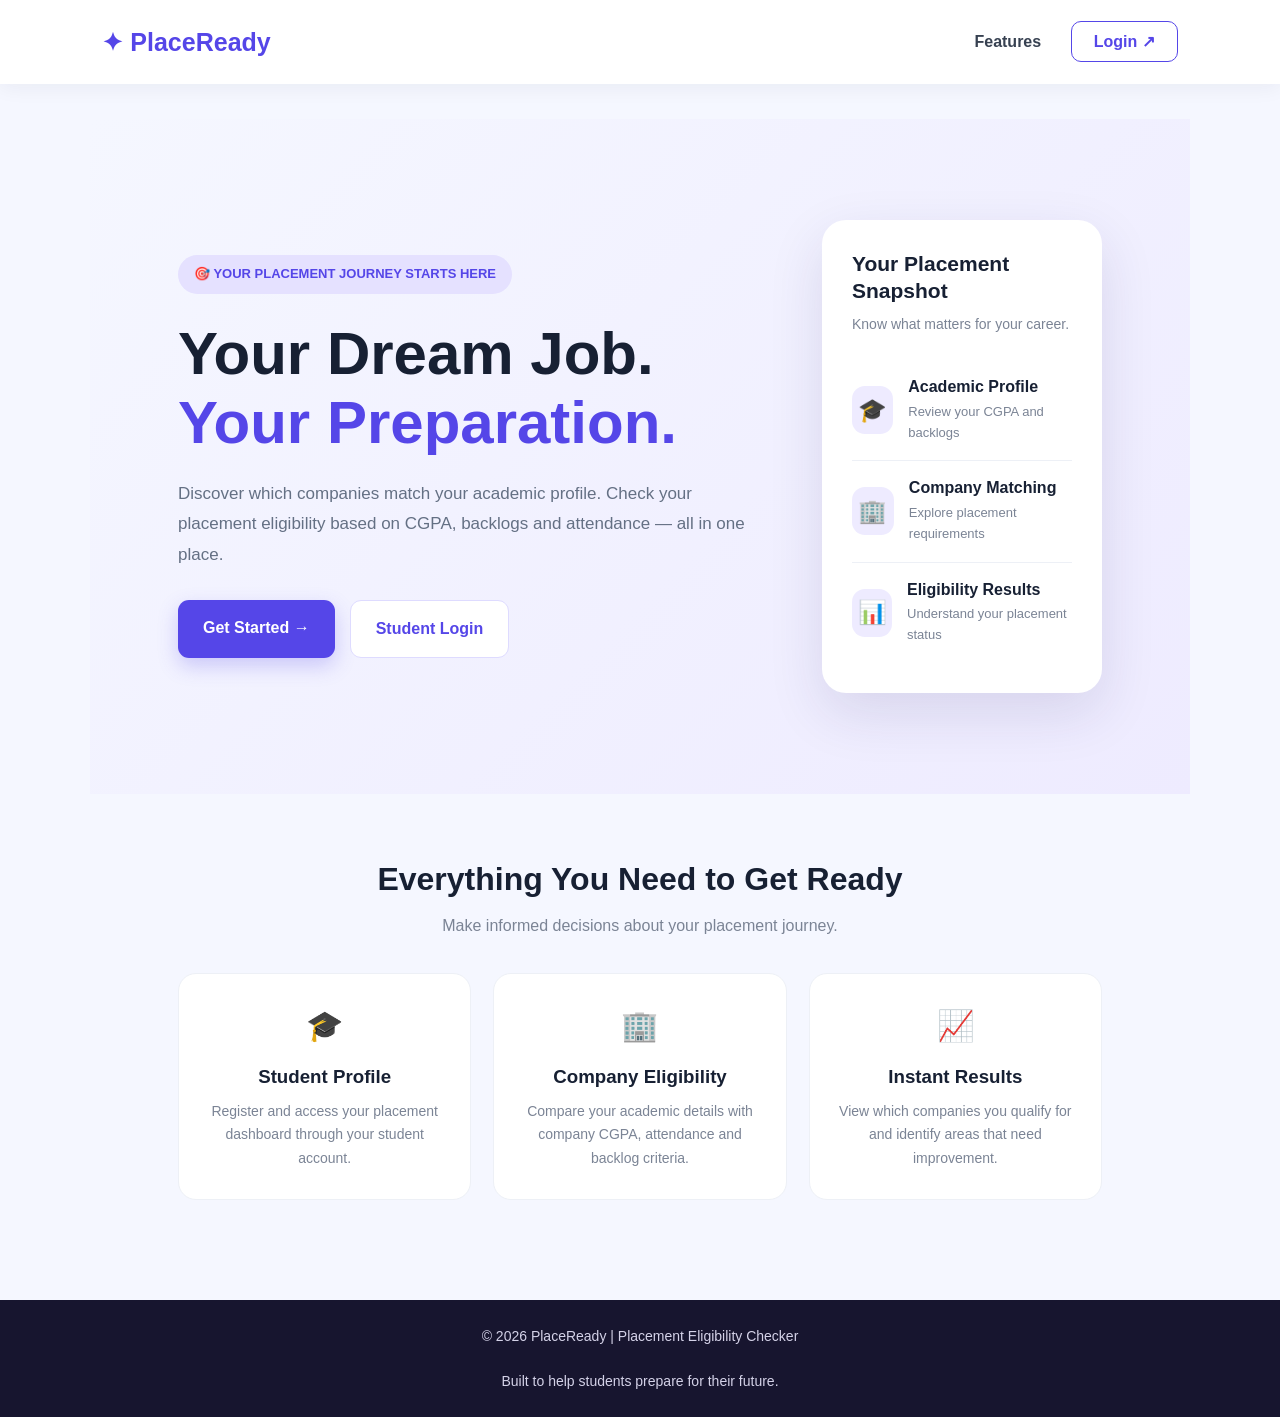
<file: frontend/index.html>
<!DOCTYPE html>
<html lang="en">
<head>
    <meta charset="UTF-8">
    <meta name="viewport" content="width=device-width, initial-scale=1.0">
    <title>PlaceReady | Placement Eligibility Checker</title>

    <link rel="stylesheet" href="css/style.css">

    <style>
        * {
            margin: 0;
            padding: 0;
            box-sizing: border-box;
        }

        body {
            font-family: 'Segoe UI', Arial, sans-serif;
            background: #f5f7ff;
            color: #172033;
        }

        nav {
            display: flex;
            justify-content: space-between;
            align-items: center;
            padding: 22px 8%;
            background: white;
            box-shadow: 0 3px 20px rgba(30, 41, 59, 0.06);
        }

        .logo {
            font-size: 25px;
            font-weight: 800;
            color: #5546e8;
        }

        .nav-links a {
            text-decoration: none;
            color: #374151;
            margin-left: 25px;
            font-weight: 600;
        }

        .nav-links .login {
            padding: 11px 22px;
            border: 1px solid #5546e8;
            border-radius: 10px;
            color: #5546e8;
        }

        .hero {
            min-height: 75vh;
            display: flex;
            align-items: center;
            justify-content: space-between;
            gap: 50px;
            padding: 75px 8%;
            background: linear-gradient(135deg, #f5f7ff, #eeebff);
        }

        .hero-content {
            max-width: 600px;
        }

        .tag {
            display: inline-block;
            padding: 9px 16px;
            border-radius: 30px;
            background: #e5e1ff;
            color: #5546e8;
            font-size: 13px;
            font-weight: 700;
            margin-bottom: 25px;
        }

        h1 {
            font-size: clamp(38px, 5vw, 60px);
            line-height: 1.15;
            margin-bottom: 22px;
        }

        h1 span {
            color: #5546e8;
        }

        .hero-content p {
            color: #647084;
            font-size: 17px;
            line-height: 1.8;
            margin-bottom: 30px;
        }

        .buttons {
            display: flex;
            flex-wrap: wrap;
            gap: 15px;
        }

        .btn {
            display: inline-block;
            padding: 15px 25px;
            border-radius: 11px;
            text-decoration: none;
            font-weight: 700;
            transition: 0.25s;
        }

        .btn-primary {
            background: #5546e8;
            color: white;
            box-shadow: 0 8px 20px rgba(85, 70, 232, 0.25);
        }

        .btn-secondary {
            background: white;
            color: #5546e8;
            border: 1px solid #dedbff;
        }

        .btn:hover {
            transform: translateY(-3px);
        }

        .hero-card {
            width: 350px;
            min-width: 280px;
            padding: 30px;
            background: white;
            border-radius: 24px;
            box-shadow: 0 20px 55px rgba(42, 36, 100, 0.12);
        }

        .hero-card h2 {
            font-size: 21px;
            margin-bottom: 8px;
        }

        .hero-card > p {
            color: #7b8495;
            font-size: 14px;
            margin-bottom: 25px;
        }

        .stat {
            display: flex;
            align-items: center;
            gap: 15px;
            padding: 17px 0;
            border-bottom: 1px solid #edf0f6;
        }

        .stat:last-child {
            border-bottom: none;
        }

        .stat-icon {
            width: 48px;
            height: 48px;
            display: grid;
            place-items: center;
            border-radius: 13px;
            background: #eeebff;
            font-size: 23px;
        }

        .stat h3 {
            font-size: 16px;
            margin-bottom: 4px;
        }

        .stat p {
            font-size: 13px;
            color: #7b8495;
        }

        .features {
            padding: 65px 8%;
            text-align: center;
        }

        .features h2 {
            font-size: 32px;
            margin-bottom: 12px;
        }

        .section-desc {
            color: #7b8495;
            margin-bottom: 35px;
        }

        .feature-grid {
            display: grid;
            grid-template-columns: repeat(3, 1fr);
            gap: 22px;
        }

        .feature {
            background: white;
            padding: 28px 22px;
            border-radius: 18px;
            border: 1px solid #edf0f6;
            transition: 0.25s;
        }

        .feature:hover {
            transform: translateY(-5px);
            box-shadow: 0 12px 30px rgba(42, 36, 100, 0.08);
        }

        .feature-icon {
            font-size: 30px;
            margin-bottom: 15px;
        }

        .feature h3 {
            margin-bottom: 10px;
        }

        .feature p {
            color: #7b8495;
            line-height: 1.7;
            font-size: 14px;
        }

        footer {
            padding: 25px;
            text-align: center;
            background: #17152f;
            color: #d4d2e8;
            font-size: 14px;
        }

        @media (max-width: 800px) {
            nav {
                padding: 20px 5%;
            }

            .nav-links a {
                margin-left: 10px;
                font-size: 13px;
            }

            .hero {
                flex-direction: column;
                align-items: flex-start;
                padding: 55px 6%;
            }

            .hero-card {
                width: 100%;
                max-width: 450px;
            }

            .feature-grid {
                grid-template-columns: 1fr;
            }
        }

        @media (max-width: 420px) {
            .nav-links a:first-child {
                display: none;
            }
        }
    </style>
</head>

<body>

    <nav>
        <div class="logo">✦ PlaceReady</div>

        <div class="nav-links">
            <a href="#features">Features</a>
            <a href="login.html" class="login">Login ↗</a>
        </div>
    </nav>

    <main>
        <section class="hero">

            <div class="hero-content">
                <div class="tag">🎯 YOUR PLACEMENT JOURNEY STARTS HERE</div>

                <h1>
                    Your Dream Job.<br>
                    <span>Your Preparation.</span>
                </h1>

                <p>
                    Discover which companies match your academic profile.
                    Check your placement eligibility based on CGPA,
                    backlogs and attendance — all in one place.
                </p>

                <div class="buttons">
                    <a href="register.html" class="btn btn-primary">
                        Get Started →
                    </a>

                    <a href="login.html" class="btn btn-secondary">
                        Student Login
                    </a>
                </div>
            </div>

            <div class="hero-card">
                <h2>Your Placement Snapshot</h2>
                <p>Know what matters for your career.</p>

                <div class="stat">
                    <div class="stat-icon">🎓</div>
                    <div>
                        <h3>Academic Profile</h3>
                        <p>Review your CGPA and backlogs</p>
                    </div>
                </div>

                <div class="stat">
                    <div class="stat-icon">🏢</div>
                    <div>
                        <h3>Company Matching</h3>
                        <p>Explore placement requirements</p>
                    </div>
                </div>

                <div class="stat">
                    <div class="stat-icon">📊</div>
                    <div>
                        <h3>Eligibility Results</h3>
                        <p>Understand your placement status</p>
                    </div>
                </div>
            </div>

        </section>

        <section class="features" id="features">
            <h2>Everything You Need to Get Ready</h2>

            <p class="section-desc">
                Make informed decisions about your placement journey.
            </p>

            <div class="feature-grid">

                <div class="feature">
                    <div class="feature-icon">🎓</div>
                    <h3>Student Profile</h3>
                    <p>
                        Register and access your placement dashboard
                        through your student account.
                    </p>
                </div>

                <div class="feature">
                    <div class="feature-icon">🏢</div>
                    <h3>Company Eligibility</h3>
                    <p>
                        Compare your academic details with company
                        CGPA, attendance and backlog criteria.
                    </p>
                </div>

                <div class="feature">
                    <div class="feature-icon">📈</div>
                    <h3>Instant Results</h3>
                    <p>
                        View which companies you qualify for and
                        identify areas that need improvement.
                    </p>
                </div>

            </div>
        </section>
    </main>

    <footer>
        © 2026 PlaceReady | Placement Eligibility Checker
        <br><br>
        Built to help students prepare for their future.
    </footer>

</body>
</html>
</file>
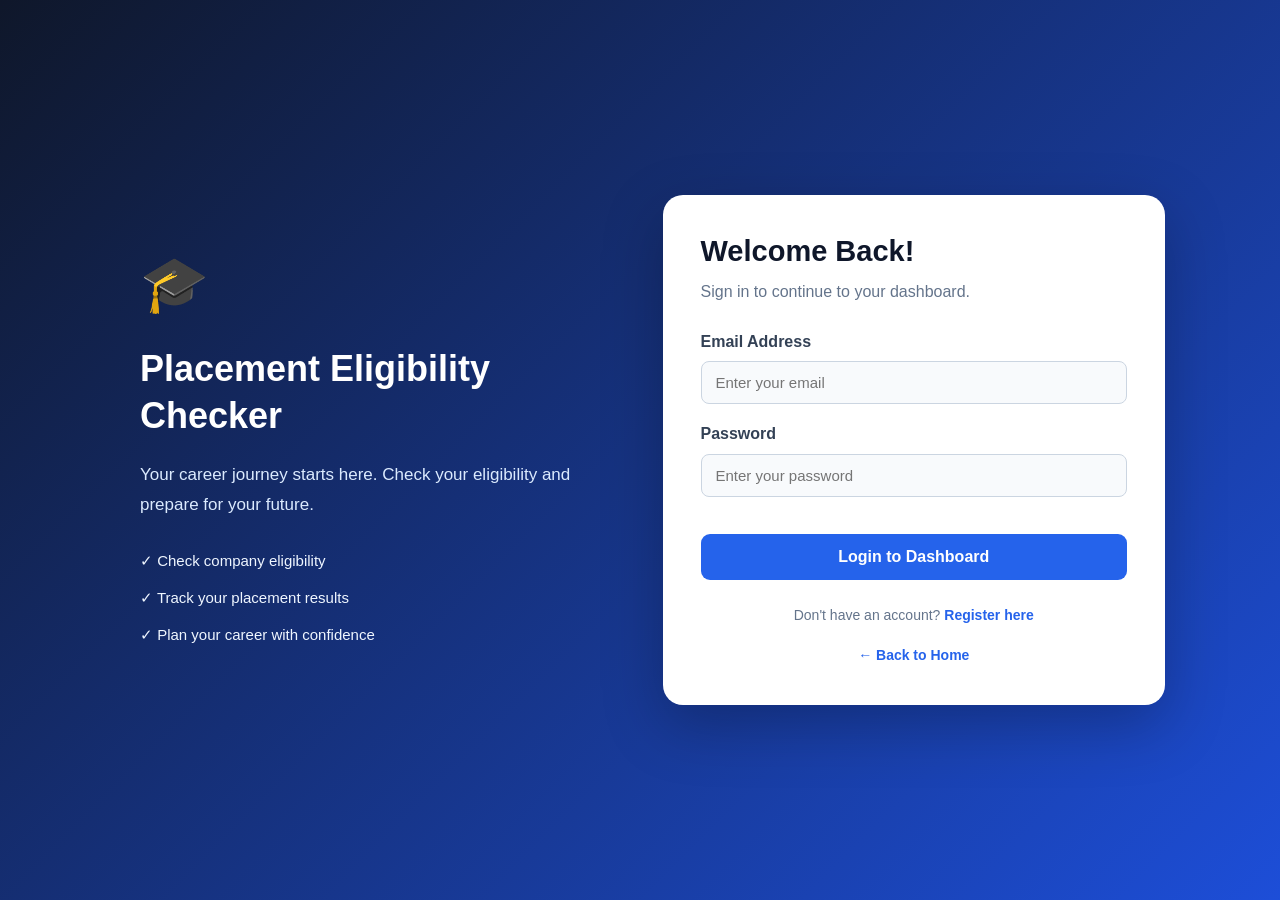
<file: frontend/dashboard.html>
<!DOCTYPE html>
<html lang="en">
<head>
    <meta charset="UTF-8">
    <meta name="viewport" content="width=device-width, initial-scale=1.0">

    <title>Student Dashboard | PlaceReady</title>

    <link rel="stylesheet" href="css/style.css">

    <style>
        * {
            margin: 0;
            padding: 0;
            box-sizing: border-box;
        }

        body {
            font-family: "Segoe UI", Arial, sans-serif;
            background: #f5f6fc;
            color: #20243a;
        }

        .dashboard-header {
            background: #fff;
            padding: 20px 6%;
            display: flex;
            justify-content: space-between;
            align-items: center;
            gap: 15px;
            box-shadow: 0 3px 18px rgba(31, 35, 70, 0.06);
        }

        .brand {
            color: #5946e8;
            font-size: 25px;
            font-weight: 800;
        }

        .header-right {
            display: flex;
            align-items: center;
            gap: 16px;
        }

        .status {
            background: #e5f8ed;
            color: #16834b;
            border-radius: 30px;
            padding: 8px 13px;
            font-size: 12px;
            font-weight: 700;
        }

        .dashboard-btn {
            display: inline-block;
            border: none;
            border-radius: 10px;
            padding: 12px 19px;
            background: #5946e8;
            color: #fff;
            text-decoration: none;
            font-size: 14px;
            font-weight: 700;
            cursor: pointer;
            transition: 0.25s;
        }

        .dashboard-btn:hover {
            background: #4534cf;
            transform: translateY(-2px);
        }

        .logout-btn {
            background: #fff;
            color: #5946e8;
            border: 1px solid #dedbfa;
        }

        .logout-btn:hover {
            background: #f0edff;
            color: #4534cf;
        }

        .dashboard-container {
            max-width: 1200px;
            margin: auto;
            padding: 40px 25px;
        }

        .welcome-card {
            position: relative;
            overflow: hidden;
            padding: 38px;
            border-radius: 22px;
            color: #fff;
            background: linear-gradient(120deg, #5946e8, #8372f6);
            box-shadow: 0 15px 35px rgba(89, 70, 232, 0.18);
        }

        .welcome-card::after {
            content: "";
            position: absolute;
            width: 220px;
            height: 220px;
            border: 35px solid rgba(255,255,255,0.09);
            border-radius: 50%;
            right: -55px;
            top: -80px;
        }

        .welcome-label {
            display: inline-block;
            background: rgba(255,255,255,0.17);
            padding: 7px 12px;
            border-radius: 30px;
            font-size: 12px;
            margin-bottom: 18px;
        }

        .welcome-card h1 {
            font-size: clamp(27px, 4vw, 38px);
            margin-bottom: 12px;
        }

        .welcome-card > p {
            color: #eeebff;
            line-height: 1.7;
        }

        .profile-email {
            margin-top: 20px;
            font-size: 14px;
            overflow-wrap: anywhere;
        }

        .section-heading {
            margin: 36px 0 20px;
        }

        .section-heading h2 {
            font-size: 24px;
            margin-bottom: 7px;
        }

        .section-heading p {
            color: #777d92;
            font-size: 14px;
        }

        .dashboard-cards {
            display: grid;
            grid-template-columns: repeat(2, minmax(0, 1fr));
            gap: 24px;
        }

        .dashboard-card {
            background: #fff;
            border: 1px solid #ebeaf5;
            padding: 28px;
            border-radius: 20px;
            transition: transform 0.25s, box-shadow 0.25s;
        }

        .dashboard-card:hover {
            transform: translateY(-5px);
            box-shadow: 0 14px 32px rgba(38, 34, 87, 0.09);
        }

        .card-icon {
            width: 55px;
            height: 55px;
            display: grid;
            place-items: center;
            background: #eeebff;
            border-radius: 15px;
            font-size: 26px;
            margin-bottom: 22px;
        }

        .results-icon {
            background: #e5f8ed;
        }

        .dashboard-card h3 {
            font-size: 21px;
            margin-bottom: 12px;
        }

        .dashboard-card p {
            color: #73798e;
            font-size: 14px;
            line-height: 1.8;
            margin-bottom: 23px;
        }

        .quick-tip {
            margin-top: 28px;
            padding: 22px 25px;
            border-radius: 16px;
            background: #fff8e8;
            border: 1px solid #f8e9c4;
            display: flex;
            gap: 15px;
            align-items: flex-start;
        }

        .tip-icon {
            font-size: 25px;
        }

        .quick-tip h3 {
            font-size: 16px;
            margin-bottom: 6px;
        }

        .quick-tip p {
            color: #77705f;
            font-size: 14px;
            line-height: 1.7;
        }

        .dashboard-footer {
            text-align: center;
            color: #898da0;
            padding: 25px 15px;
            font-size: 13px;
        }

        @media (max-width: 650px) {
            .dashboard-header {
                padding: 18px 5%;
                flex-wrap: wrap;
            }

            .brand {
                font-size: 21px;
            }

            .header-right {
                gap: 8px;
            }

            .status {
                display: none;
            }

            .dashboard-container {
                padding: 25px 16px;
            }

            .welcome-card {
                padding: 28px 23px;
            }

            .dashboard-cards {
                grid-template-columns: 1fr;
            }

            .dashboard-card {
                padding: 24px;
            }
        }
    </style>
</head>

<body>

    <header class="dashboard-header">
        <div class="brand">✦ PlaceReady</div>

        <div class="header-right">
            <span class="status">● Student Portal</span>

            <button type="button"
                    id="logoutBtn"
                    class="dashboard-btn logout-btn">
                Logout ↗
            </button>
        </div>
    </header>

    <main class="dashboard-container">

        <section class="welcome-card">
            <span class="welcome-label">YOUR STUDENT DASHBOARD</span>

            <h1>Welcome, <span id="studentName">Student</span>! 👋</h1>

            <p>
                Your placement journey starts here. Explore opportunities,
                check your eligibility and take the next step towards your
                dream career.
            </p>

            <p class="profile-email">
                ✉ <strong>Email:</strong>
                <span id="studentEmail"></span>
            </p>
        </section>

        <section>
            <div class="section-heading">
                <h2>Your Placement Workspace</h2>
                <p>Choose what you want to do today.</p>
            </div>

            <div class="dashboard-cards">

                <article class="dashboard-card">
                    <div class="card-icon">🎯</div>

                    <h3>Check Eligibility</h3>

                    <p>
                        Compare your CGPA, backlogs and attendance with
                        company requirements to discover where you qualify.
                    </p>

                    <a href="eligibility.html" class="dashboard-btn">
                        Check Eligibility →
                    </a>
                </article>

                <article class="dashboard-card">
                    <div class="card-icon results-icon">📊</div>

                    <h3>View Results</h3>

                    <p>
                        Open your eligibility results and review your
                        placement status for different companies.
                    </p>

                    <a href="result.html" class="dashboard-btn">
                        View Results →
                    </a>
                </article>

            </div>
        </section>

        <section class="quick-tip">
            <div class="tip-icon">💡</div>

            <div>
                <h3>Placement Tip of the Day</h3>

                <p>
                    Keep track of your CGPA, maintain good attendance
                    and clear backlogs to improve your placement
                    opportunities.
                </p>
            </div>
        </section>

    </main>

    <footer class="dashboard-footer">
        © 2026 PlaceReady · Placement Eligibility Checker
    </footer>

    <script src="js/dashboard.js"></script>

</body>
</html>
</file>
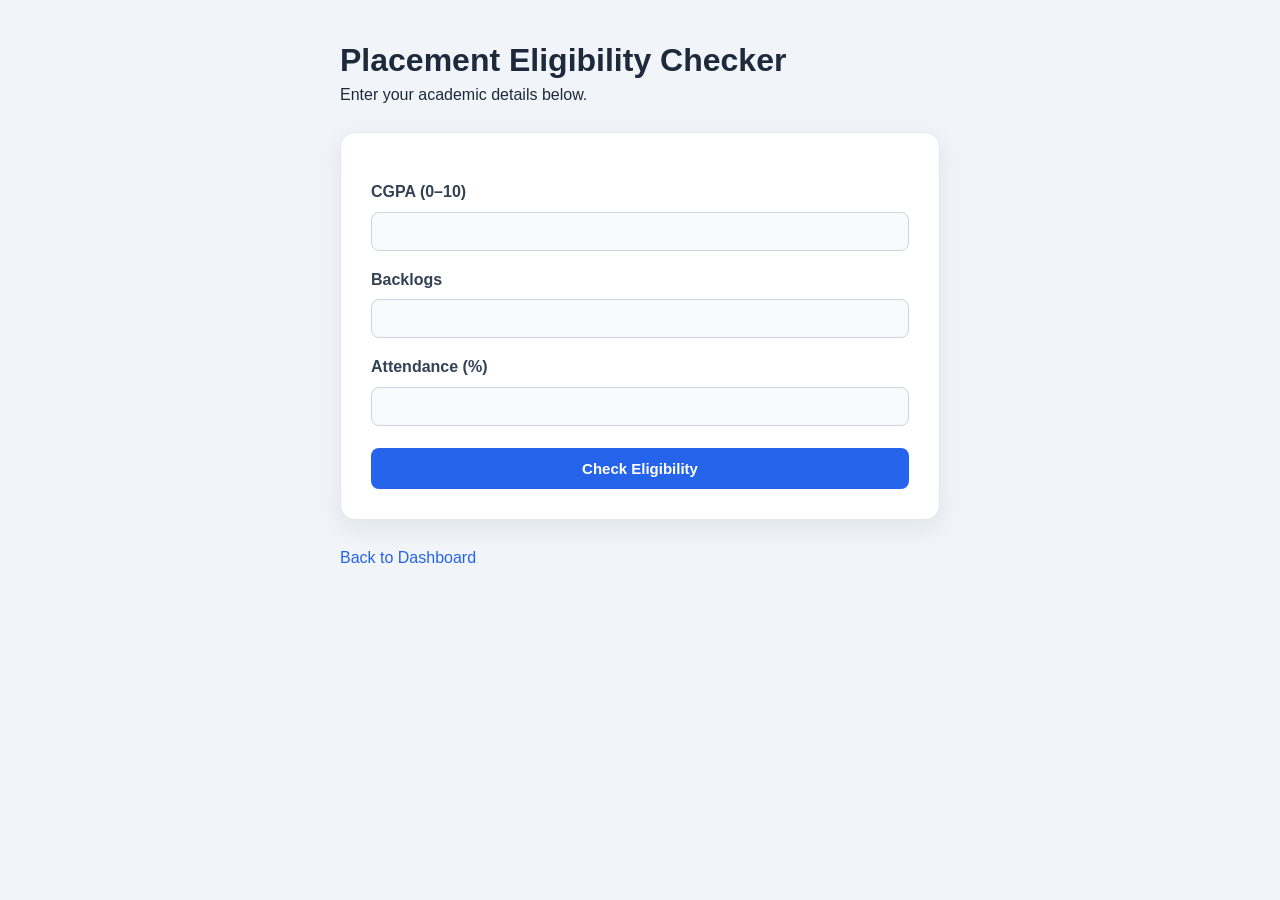
<file: frontend/eligibility.html>
<!DOCTYPE html>
<html lang="en">
<head>
    <meta charset="UTF-8">
    <meta name="viewport" content="width=device-width, initial-scale=1">
    <title>Placement Eligibility Checker</title>
    <link rel="stylesheet" href="css/style.css">
    <style>
        body { font-family: Arial, sans-serif; padding: 20px; }
        main { max-width: 600px; margin: 20px auto; }
        label { display: block; margin-top: 16px; }
        input { box-sizing: border-box; width: 100%; padding: 10px; margin-top: 6px; }
        button { margin-top: 20px; padding: 12px 18px; cursor: pointer; }
        #message { margin-top: 16px; }
    </style>
</head>
<body>
    <main>
        <h1>Placement Eligibility Checker</h1>
        <p>Enter your academic details below.</p>

        <form id="eligibilityForm">
            <label for="cgpa">CGPA (0–10)</label>
            <input type="number" id="cgpa" min="0" max="10"
                   step="0.01" required>

            <label for="backlogs">Backlogs</label>
            <input type="number" id="backlogs" min="0"
                   step="1" required>

            <label for="attendance">Attendance (%)</label>
            <input type="number" id="attendance" min="0" max="100"
                   step="0.1" required>

            <button type="submit" id="checkEligibility">
                Check Eligibility
            </button>
        </form>

        <p id="message" role="status"></p>
        <section id="results" aria-live="polite"></section>

        <p><a href="dashboard.html">Back to Dashboard</a></p>
    </main>

    <script src="js/eligibility.js"></script>
</body>
</html>
</file>
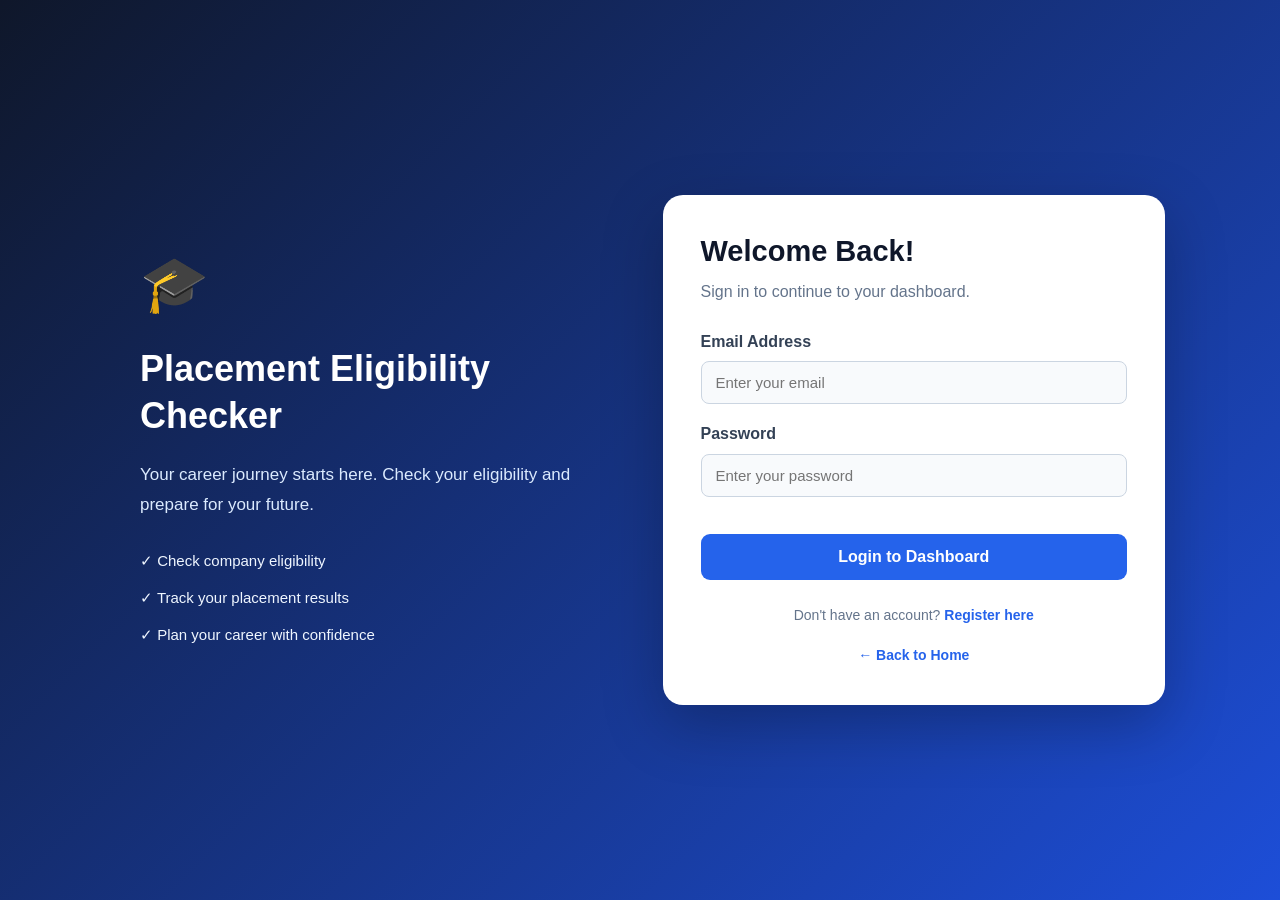
<file: frontend/login.html>
<!DOCTYPE html>
<html lang="en">
<head>
    <meta charset="UTF-8">
    <meta name="viewport" content="width=device-width, initial-scale=1.0">
    <title>Student Login | Placement Eligibility Checker</title>
    <link rel="stylesheet" href="css/style.css">
</head>

<body class="auth-page">

    <main class="auth-container">

        <section class="auth-brand">
            <div class="brand-icon">🎓</div>
            <h1>Placement Eligibility Checker</h1>
            <p>
                Your career journey starts here.
                Check your eligibility and prepare for your future.
            </p>

            <div class="brand-features">
                <p>✓ Check company eligibility</p>
                <p>✓ Track your placement results</p>
                <p>✓ Plan your career with confidence</p>
            </div>
        </section>

        <section class="auth-card">

            <h2>Welcome Back!</h2>
            <p class="auth-subtitle">Sign in to continue to your dashboard.</p>

            <form id="loginForm">

                <label for="email">Email Address</label>
                <input
                    type="email"
                    id="email"
                    name="email"
                    placeholder="Enter your email"
                    autocomplete="email"
                    required
                >

                <label for="password">Password</label>
                <input
                    type="password"
                    id="password"
                    name="password"
                    placeholder="Enter your password"
                    autocomplete="current-password"
                    required
                >

                <p id="message" role="alert"></p>

                <button type="submit" class="auth-submit">
                    Login to Dashboard
                </button>

            </form>

            <p class="auth-footer">
                Don't have an account?
                <a href="register.html">Register here</a>
            </p>

            <a href="index.html" class="home-link">← Back to Home</a>

        </section>

    </main>

    <script src="js/login.js"></script>

</body>
</html>
</file>
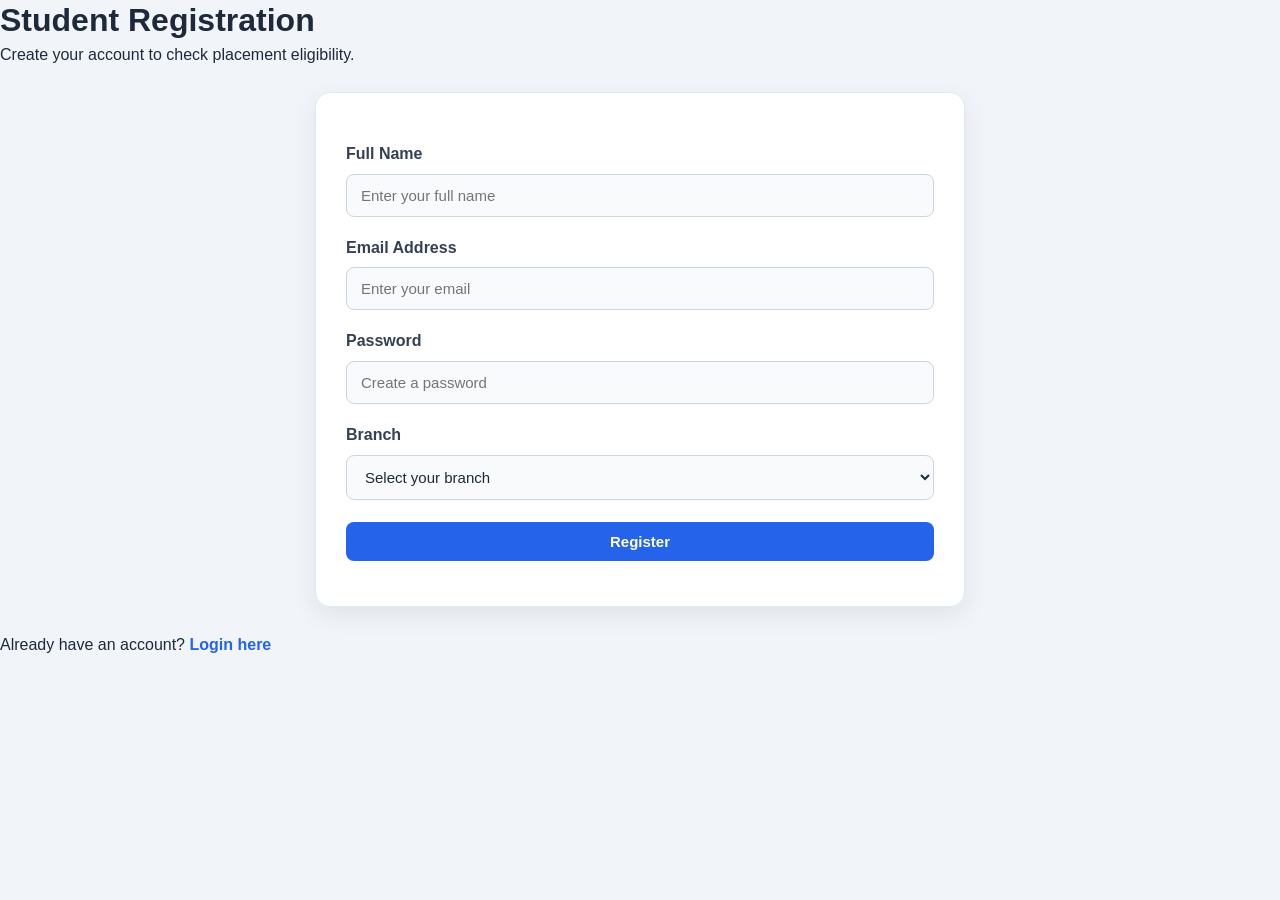
<file: frontend/register.html>
<!DOCTYPE html>
<html lang="en">
<head>
    <meta charset="UTF-8">
    <meta name="viewport" content="width=device-width, initial-scale=1.0">
    <title>Student Registration | Placement Eligibility Checker</title>
    <link rel="stylesheet" href="css/style.css">
</head>
<body>

    <div class="container">
        <h1>Student Registration</h1>
        <p>Create your account to check placement eligibility.</p>

        <form id="registerForm">
            <div class="form-group">
                <label for="name">Full Name</label>
                <input
                    type="text"
                    id="name"
                    name="name"
                    placeholder="Enter your full name"
                    required
                >
            </div>

            <div class="form-group">
                <label for="email">Email Address</label>
                <input
                    type="email"
                    id="email"
                    name="email"
                    placeholder="Enter your email"
                    required
                >
            </div>

            <div class="form-group">
                <label for="password">Password</label>
                <input
                    type="password"
                    id="password"
                    name="password"
                    placeholder="Create a password"
                    minlength="6"
                    required
                >
            </div>

            <div class="form-group">
                <label for="branch">Branch</label>
                <select id="branch" name="branch" required>
                    <option value="">Select your branch</option>
                    <option value="CSE">Computer Science (CSE)</option>
                    <option value="IT">Information Technology (IT)</option>
                    <option value="ECE">Electronics (ECE)</option>
                    <option value="EE">Electrical (EE)</option>
                    <option value="ME">Mechanical (ME)</option>
                    <option value="Civil">Civil Engineering</option>
                    <option value="Other">Other</option>
                </select>
            </div>

            <button type="submit" id="registerBtn">Register</button>

            <p id="message" role="status"></p>
        </form>

        <p>Already have an account?
            <a href="login.html">Login here</a>
        </p>
    </div>

    <script src="js/register.js" defer></script>
</body>
</html>
</file>
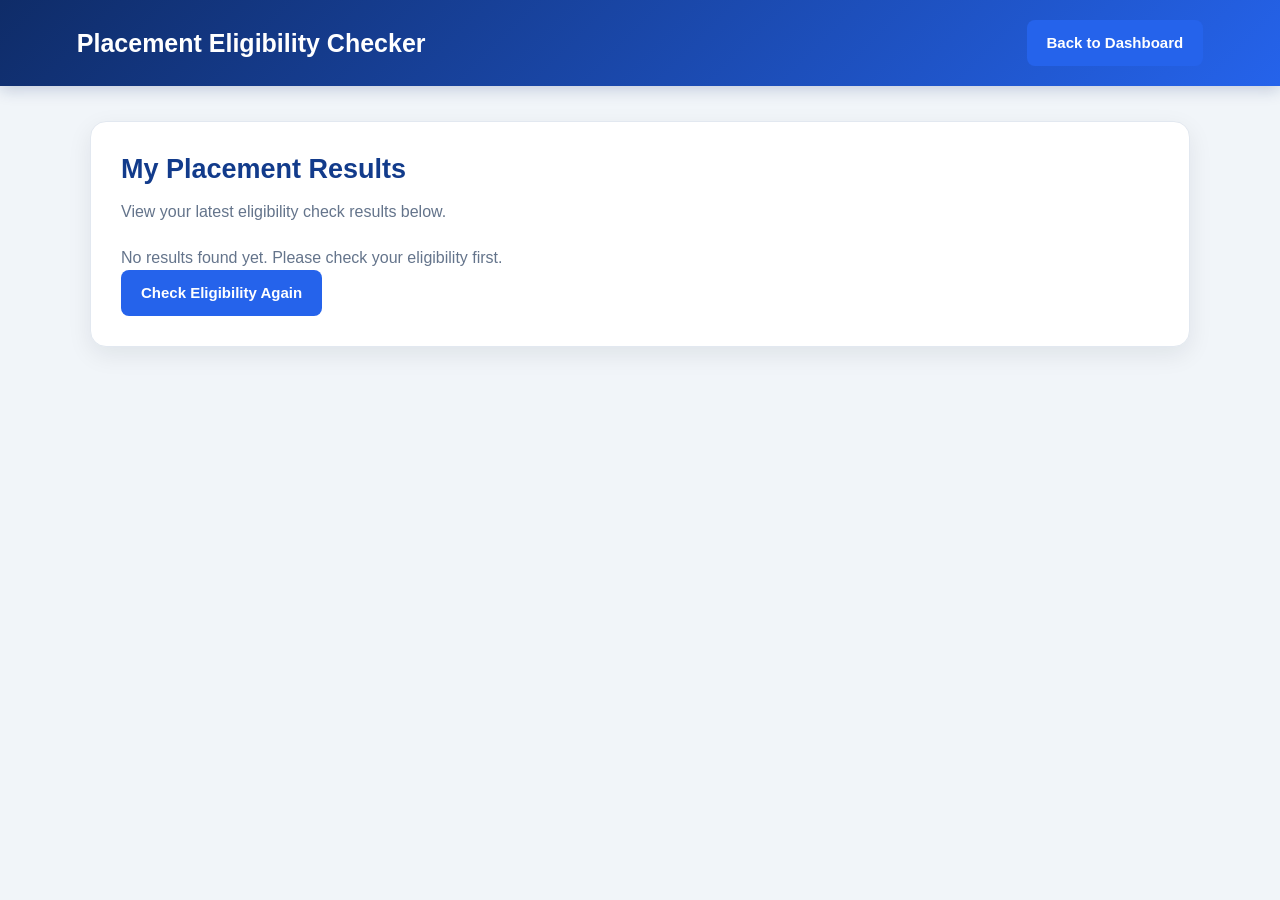
<file: frontend/result.html>
<!DOCTYPE html>
<html lang="en">
<head>
    <meta charset="UTF-8">
    <meta name="viewport" content="width=device-width, initial-scale=1.0">
    <title>My Eligibility Results</title>
    <link rel="stylesheet" href="css/style.css">
</head>
<body>

    <header class="dashboard-header">
        <h1>Placement Eligibility Checker</h1>
        <a href="dashboard.html" class="dashboard-btn">
            Back to Dashboard
        </a>
    </header>

    <main class="dashboard-container">
        <section class="welcome-card">
            <h2>My Placement Results</h2>
            <p>View your latest eligibility check results below.</p>

            <div id="resultSummary"></div>
            <div id="results"></div>

            <p id="noResults" style="display: none;">
                No results found yet. Please check your eligibility first.
            </p>

            <a href="eligibility.html" class="dashboard-btn">
                Check Eligibility Again
            </a>
        </section>
    </main>

    <script src="js/result.js"></script>
</body>
</html>
</file>
<file: frontend/css/style.css>
/* =========================================
   PLACEMENT ELIGIBILITY CHECKER
   Complete Website Styling
   ========================================= */

/* ---------- Global Reset ---------- */

* {
    margin: 0;
    padding: 0;
    box-sizing: border-box;
}

:root {
    --primary: #2563eb;
    --primary-dark: #1d4ed8;
    --navy: #0f172a;
    --background: #f1f5f9;
    --white: #ffffff;
    --text: #1e293b;
    --muted: #64748b;
    --border: #e2e8f0;
    --success: #15803d;
    --danger: #dc2626;
    --shadow: 0 8px 25px rgba(15, 23, 42, 0.08);
}

html {
    scroll-behavior: smooth;
}

body {
    font-family: "Segoe UI", Arial, sans-serif;
    background: var(--background);
    color: var(--text);
    line-height: 1.6;
    min-height: 100vh;
}

h1,
h2,
h3 {
    line-height: 1.3;
}

a {
    color: var(--primary);
    text-decoration: none;
}

a:hover {
    text-decoration: underline;
}

button,
input,
select {
    font-family: inherit;
}

/* ---------- Header ---------- */

header,
.dashboard-header {
    background: linear-gradient(135deg, #0f2c68, #2563eb);
    color: var(--white);
    padding: 20px 6%;
    display: flex;
    justify-content: space-between;
    align-items: center;
    gap: 20px;
    box-shadow: 0 4px 15px rgba(15, 44, 104, 0.2);
}

header h1,
.dashboard-header h1 {
    font-size: 25px;
    font-weight: 700;
}

/* ---------- Main Containers ---------- */

main,
.dashboard-container {
    width: 90%;
    max-width: 1100px;
    margin: 35px auto;
}

.welcome-card {
    background: var(--white);
    padding: 30px;
    margin-bottom: 25px;
    border-radius: 16px;
    border: 1px solid var(--border);
    box-shadow: var(--shadow);
}

.welcome-card h2 {
    color: #123b8b;
    font-size: 27px;
    margin-bottom: 12px;
}

.welcome-card p {
    color: var(--muted);
    margin-top: 8px;
}

/* ---------- Dashboard Cards ---------- */

.dashboard-cards {
    display: grid;
    grid-template-columns: repeat(2, minmax(0, 1fr));
    gap: 24px;
    margin-top: 25px;
}

.dashboard-card {
    background: var(--white);
    padding: 25px;
    margin: 12px 0;
    border: 1px solid var(--border);
    border-radius: 15px;
    box-shadow: var(--shadow);
    transition: transform 0.2s ease, box-shadow 0.2s ease;
}

.dashboard-card:hover {
    transform: translateY(-3px);
    box-shadow: 0 12px 28px rgba(15, 23, 42, 0.12);
}

.dashboard-card h3 {
    color: #1d4ed8;
    font-size: 20px;
    margin-bottom: 12px;
}

.dashboard-card p {
    color: #475569;
    margin: 10px 0;
}

/* ---------- Buttons ---------- */

button,
.dashboard-btn,
a.dashboard-btn {
    display: inline-block;
    background: var(--primary);
    color: var(--white);
    padding: 11px 20px;
    border: none;
    border-radius: 8px;
    font-size: 15px;
    font-weight: 600;
    text-align: center;
    cursor: pointer;
    transition: background 0.2s ease, transform 0.2s ease;
}

button:hover,
.dashboard-btn:hover,
a.dashboard-btn:hover {
    background: var(--primary-dark);
    text-decoration: none;
}

button:active,
.dashboard-btn:active {
    transform: scale(0.98);
}

#logoutBtn {
    background: #dc2626;
}

#logoutBtn:hover {
    background: #b91c1c;
}

/* ---------- Forms ---------- */

form {
    width: 100%;
    max-width: 650px;
    margin: 25px auto;
    padding: 30px;
    background: var(--white);
    border: 1px solid var(--border);
    border-radius: 15px;
    box-shadow: var(--shadow);
}

label {
    display: block;
    margin-top: 18px;
    margin-bottom: 7px;
    color: #334155;
    font-weight: 600;
}

input,
select {
    display: block;
    width: 100%;
    padding: 12px 14px;
    background: #f8fafc;
    color: var(--text);
    border: 1px solid #cbd5e1;
    border-radius: 8px;
    font-size: 15px;
    outline: none;
    transition: border-color 0.2s ease, box-shadow 0.2s ease;
}

input:focus,
select:focus {
    border-color: var(--primary);
    box-shadow: 0 0 0 3px rgba(37, 99, 235, 0.12);
    background: var(--white);
}

form button[type="submit"] {
    width: 100%;
    margin-top: 22px;
}

/* =========================================
   LOGIN AND REGISTER PAGES
   ========================================= */

.auth-page {
    min-height: 100vh;
    background: linear-gradient(135deg, #0f172a, #1d4ed8);
    display: flex;
    justify-content: center;
    align-items: center;
    padding: 35px 20px;
}

.auth-container {
    width: 100%;
    max-width: 1050px;
    display: grid;
    grid-template-columns: 1fr 1fr;
    align-items: center;
    gap: 45px;
}

.auth-brand {
    color: var(--white);
    padding: 25px;
}

.brand-icon {
    font-size: 55px;
    margin-bottom: 18px;
}

.auth-brand h1 {
    color: var(--white);
    font-size: 36px;
    margin-bottom: 20px;
}

.auth-brand > p {
    color: #dbeafe;
    font-size: 17px;
    line-height: 1.8;
}

.brand-features {
    margin-top: 28px;
}

.brand-features p {
    color: #eff6ff;
    margin: 13px 0;
    font-size: 15px;
}

.auth-card {
    width: 100%;
    padding: 38px;
    background: var(--white);
    border-radius: 20px;
    box-shadow: 0 20px 60px rgba(0, 0, 0, 0.25);
}

.auth-card h2 {
    color: var(--navy);
    font-size: 29px;
    margin-bottom: 8px;
}

.auth-subtitle {
    color: var(--muted);
    margin-bottom: 24px;
}

.auth-card form {
    max-width: none;
    margin: 0;
    padding: 0;
    background: transparent;
    border: none;
    border-radius: 0;
    box-shadow: none;
}

.auth-card label {
    margin-top: 17px;
}

.auth-card input {
    background: #f8fafc;
}

.auth-submit {
    width: 100%;
    margin-top: 22px;
    padding: 14px;
    background: var(--primary);
    color: var(--white);
    border: none;
    border-radius: 9px;
    font-size: 16px;
    font-weight: 700;
    cursor: pointer;
}

.auth-submit:hover {
    background: var(--primary-dark);
}

.auth-footer {
    margin-top: 24px;
    text-align: center;
    color: var(--muted);
    font-size: 14px;
}

.auth-footer a {
    font-weight: 600;
}

.home-link {
    display: block;
    text-align: center;
    margin-top: 18px;
    font-size: 14px;
    font-weight: 600;
}

#message {
    color: var(--danger);
    font-size: 14px;
    margin-top: 12px;
}

/* ---------- Login Page Without Auth Classes ---------- */

body:has(#loginForm):not(.auth-page) {
    background: linear-gradient(135deg, #0f172a, #1d4ed8);
}

body:has(#loginForm):not(.auth-page) > h1 {
    color: var(--white);
    text-align: center;
    padding-top: 40px;
    font-size: 32px;
}

body:has(#loginForm):not(.auth-page) > p {
    color: #dbeafe;
    text-align: center;
}

/* ---------- Results ---------- */

#message {
    margin: 15px 0;
    font-weight: 600;
}

#results,
#resultSummary {
    margin-top: 20px;
}

#results h2,
#results h3 {
    color: #123b8b;
    margin: 16px 0;
}

#results .dashboard-card p {
    margin: 10px 0;
}

/* ---------- Registration and Login Links ---------- */

.auth-card a,
form + p a {
    color: var(--primary);
    font-weight: 600;
}

/* ---------- Responsive Layout ---------- */

@media (max-width: 750px) {
    header,
    .dashboard-header {
        flex-direction: column;
        align-items: flex-start;
        padding: 18px 5%;
    }

    header h1,
    .dashboard-header h1 {
        font-size: 21px;
    }

    main,
    .dashboard-container {
        width: 92%;
        margin: 24px auto;
    }

    .dashboard-cards {
        grid-template-columns: 1fr;
    }

    .auth-container {
        grid-template-columns: 1fr;
        gap: 20px;
        max-width: 480px;
    }

    .auth-brand {
        text-align: center;
        padding: 10px;
    }

    .auth-brand h1 {
        font-size: 28px;
    }

    .brand-icon {
        font-size: 42px;
        margin-bottom: 10px;
    }

    .brand-features {
        display: none;
    }

    .auth-card {
        padding: 28px 23px;
    }

    .welcome-card,
    .dashboard-card,
    form {
        padding: 20px;
    }

    .welcome-card h2 {
        font-size: 23px;
    }
}

@media (max-width: 400px) {
    .auth-card {
        padding: 22px 17px;
    }

    .auth-brand h1 {
        font-size: 25px;
    }

    button,
    .dashboard-btn,
    a.dashboard-btn {
        padding: 10px 14px;
        font-size: 14px;
    }
}
</file>
